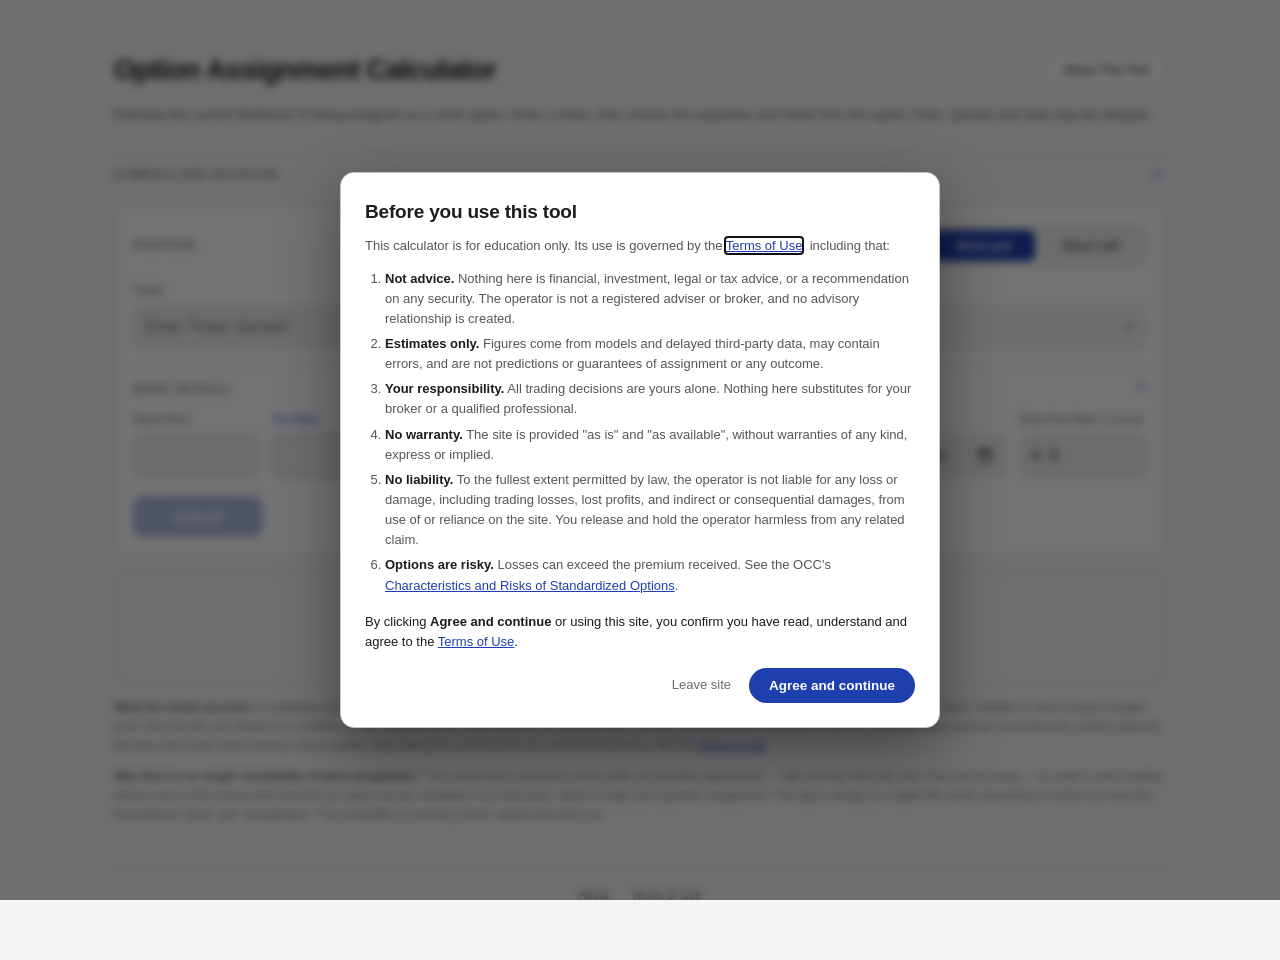
<file: index.html>
<!DOCTYPE html>
<html lang="en">
<head>
<meta charset="UTF-8">
<meta name="viewport" content="width=device-width, initial-scale=1.0">
<meta name="description" content="Early assignment risk for a short option: the critical price at which exercise value overtakes continuation value, what the buyer gains by exercising, and the probability of finishing in the money.">
<meta name="theme-color" content="#121214" media="(prefers-color-scheme: dark)">
<meta name="theme-color" content="#F5F5F7" media="(prefers-color-scheme: light)">
<meta http-equiv="Content-Security-Policy" content="default-src 'none'; style-src 'self' https://fonts.googleapis.com; font-src https://fonts.gstatic.com; script-src 'self'; connect-src https://cboe-chain.formim2016.workers.dev; img-src data:; base-uri 'none'; form-action 'none'">
<title>Short Option Assignment Risk</title>
<link rel="canonical" href="https://optionassignmentcalculator.com/">
<link rel="preconnect" href="https://fonts.googleapis.com">
<link rel="preconnect" href="https://fonts.gstatic.com" crossorigin>
<link href="https://fonts.googleapis.com/css2?family=Inter:wght@400;500;600;700&family=JetBrains+Mono:wght@400;500;600&display=swap" rel="stylesheet">
<link rel="stylesheet" href="styles.css">
<script src="script/ack.js" defer></script>
</head>
<body>


<header>
  <h1>Option Assignment Calculator</h1>
  <a class="page-link" href="about.html">About This Tool</a>
  <p class="lede">Estimate the current likelihood of being assigned on a short option. Enter a ticker, then choose the expiration and strike from the option chain. Quotes and data may be delayed.</p>

  <details class="glossary lede-glossary">
    <summary>Symbols and notation</summary>
    <dl>
      <div><dt>S</dt><dd>Stock price now, also called spot.</dd></div>
      <div><dt>K</dt><dd>Strike price — the price the contract lets its holder buy or sell at.</dd></div>
      <div><dt>S*</dt><dd>Critical price. The stock price at which exercise value overtakes continuation value, so exercising early stops being a mistake. Read "S-star."</dd></div>
      <div><dt>T</dt><dd>Time to expiration, in years. 30 days is T = 30/365.</dd></div>
      <div><dt>r</dt><dd>Risk-free interest rate, annual.</dd></div>
      <div><dt>D</dt><dd>The next dividend per share, paid when the stock goes ex-dividend.</dd></div>
      <div><dt>σ</dt><dd>Sigma — volatility, annual. Here it is the implied volatility solved from your mark.</dd></div>
      <div><dt>1σ</dt><dd>One standard deviation: the move the stock has roughly a two-in-three chance of staying within by expiration.</dd></div>
      <div><dt>e</dt><dd>Euler's number, 2.718…, used for continuous compounding. e^(−rT) discounts a future dollar back to today.</dd></div>
      <div><dt>N(·)</dt><dd>The standard normal cumulative distribution — the probability a normal draw lands below the value in brackets.</dd></div>
      <div><dt>d₁, d₂</dt><dd>The two Black-Scholes terms. N(d₂) gives the probability of finishing in the money; N(d₁) gives delta.</dd></div>
      <div><dt>u, d</dt><dd>The up and down factors of one step in the binomial tree.</dd></div>
      <div><dt>p</dt><dd>The risk-neutral probability of an up step in that tree — a pricing weight, not a real-world forecast.</dd></div>
      <div><dt>Δt</dt><dd>The length of one tree step, T divided by the number of steps.</dd></div>
      <div><dt>ITM</dt><dd>In the money — the contract has exercise value. A put is in the money below the strike, a call above it.</dd></div>
    </dl>
  </details>
</header>

<div class="card position" id="position">
  <div class="card-title">Position
    <div class="toggle" role="group" aria-label="Option type">
      <button type="button" id="choosePut" class="selected" aria-pressed="true">Short put</button>
      <button type="button" id="chooseCall" aria-pressed="false">Short call</button>
    </div>
  </div>
  <div class="key-inputs">
    <div class="field ticker-field"><label for="ticker">Ticker</label><input id="ticker" type="text" autocomplete="off" spellcheck="false" autocapitalize="characters" enterkeyhint="go" placeholder="Enter Ticker Symbol"></div>
    <div class="field chain-only"><label for="expiry">Expiration</label><select id="expiry" disabled><option value="">—</option></select></div>
    <div class="field manual-only"><label for="expirationDate">Expiration <span class="unit" id="daysLabel"></span></label><input id="expirationDate" type="date" autocomplete="off"></div>
    <div class="field chain-only"><label for="strikeChoice">Strike</label><select id="strikeChoice" disabled><option value="">—</option></select></div>
    <div class="field manual-only"><label for="strike">Strike</label><input id="strike" type="text" inputmode="decimal" autocomplete="off" spellcheck="false"></div>
  </div>
  <p class="chain-status" id="chainStatus"></p>
  <details class="glossary more" id="moreDetails">
    <summary>More details</summary>
    <div class="inputs">
      <div class="field"><label for="stockPrice">Stock Price</label><input id="stockPrice" type="text" inputmode="decimal" autocomplete="off" spellcheck="false"></div>
      <div class="field highlight"><label for="optionMark" id="markLabel" title="The option's bid-ask midpoint">Put Mark</label><input id="optionMark" title="The option's bid-ask midpoint" type="text" inputmode="decimal" autocomplete="off" spellcheck="false"></div>
      <div class="field"><label for="contracts">Number of Contracts</label><input id="contracts" type="number" step="1" min="1" inputmode="numeric" autocomplete="off" value="1"></div>
      <div class="field"><label for="creditReceived">Sold At</label><input id="creditReceived" type="text" inputmode="decimal" autocomplete="off" spellcheck="false" placeholder="Optional"></div>
      <div class="field"><label for="dividendAmount">Dividend <span class="unit">per share</span></label><input id="dividendAmount" type="text" inputmode="decimal" autocomplete="off" spellcheck="false" placeholder="Optional"></div>
      <div class="field"><label for="exDividendDate">Ex-Dividend Date</label><input id="exDividendDate" type="date" autocomplete="off"></div>
      <div class="field"><label for="riskFreeRate">Risk-Free Rate <span class="unit">% annual</span></label><input id="riskFreeRate" type="text" inputmode="decimal" autocomplete="off" spellcheck="false" value="4.5"></div>
    </div>
  </details>
  <button type="button" class="submit" id="submit" disabled>Submit</button>
  <div class="alert-box" id="alertBox"></div>
</div>

<p class="prompt" id="prompt">Enter a ticker to begin.</p>

<div class="results" id="results" hidden>
<div class="card quote">
  <div class="quote-head">
    <div class="quote-symbol" id="quoteSymbol">—</div>
    <div class="quote-price">
      <div id="quotePrice">—</div>
      <div class="quote-change" id="quoteChange"></div>
    </div>
  </div>
  <div class="quote-contract">
    <div class="quote-position" id="quotePosition">—</div>
    <dl class="quote-stats">
      <div><dt>Time left</dt><dd id="quoteTimeLeft">—</dd></div>
      <div><dt>Mark</dt><dd id="quoteMark">—</dd></div>
      <div><dt>Implied vol</dt><dd id="quoteVol">—</dd></div>
    </dl>
  </div>
  <p class="quote-note" id="quoteNote"></p>
</div>
<div class="tiles" id="tiles">
  <div class="tile" id="assignmentTile">
    <div class="tile-label">Assignment probability</div>
    <div class="tile-value" id="assignmentValue">—</div>
    <div class="tile-detail" id="assignmentDetail">—</div>
  </div>
  <div class="tile" id="riskTile">
    <div class="tile-label">Early exercise risk</div>
    <div class="tile-value compact" id="riskValue">—</div>
    <div class="tile-detail" id="riskDetail">—</div>
  </div>
</div>

<div class="dashboard">
<section class="column-main">

  <div class="card" id="exerciseCase">
    <div class="card-title">The case for exercising</div>
    <div class="headline">
      <div class="headline-figure" id="incentiveTile">
        <div class="tile-label">Buyer's incentive to exercise</div>
        <div class="tile-value" id="incentiveValue">—</div>
        <div class="tile-detail" id="incentiveDetail">—</div>
      </div>
      <div class="headline-figure" id="criticalTile">
        <div class="tile-label">Critical price · S*</div>
        <div class="tile-value" id="criticalValue">—</div>
        <div class="tile-detail" id="criticalDetail">—</div>
      </div>
    </div>
    <div class="split">
      <details class="split-panel" id="incentivePanel">
        <summary class="split-heading">Buyer gains by exercising</summary>
        <div class="split-row"><span>Per share</span><b id="incentivePerShare">—</b></div>
        <div class="split-row"><span id="contractCountLabel">All contracts</span><b id="incentiveTotal">—</b></div>
        <div class="split-row total"><span>Worth exercising?</span><b id="incentiveVerdict">—</b></div>
      </details>
      <details class="split-panel">
        <summary class="split-heading">You owe if assigned</summary>
        <div class="split-row"><span id="shareActionLabel">Shares</span><b id="shareCount">—</b></div>
        <div class="split-row"><span>At the strike</span><b id="strikePrice">—</b></div>
        <div class="split-row total"><span id="settlementLabel">Total</span><b id="settlementTotal">—</b></div>
        <div class="split-row" id="breakEvenRow"><span id="breakEvenLabel">Break-even</span><b id="breakEven">—</b></div>
        <div class="split-row" id="maxLossRow"><span id="maxLossLabel">Maximum loss</span><b id="maxLoss">—</b></div>
      </details>
    </div>
    <p class="caption" id="obligationCaption">—</p>
  </div>

  <div class="card">
    <div class="card-title">Critical price through time <span class="aside" id="chartAside">—</span></div>
    <svg id="chart" viewBox="0 0 680 374" preserveAspectRatio="xMidYMid meet" role="img" aria-label="The critical price over the life of the option, against the stock's projected range"></svg>
    <p class="caption" id="chartCaption">—</p>
  </div>

  <details class="card" id="breakdown">
    <summary class="card-title">Breakdown</summary>
    <div class="group-label">Exercise economics</div>
    <div class="line"><div class="line-name">Distance to the critical price<small>in standard deviations of the remaining move</small></div><div class="line-figure"><span id="distanceSigma">—</span><small id="distanceScale">—</small></div></div>
    <div class="line"><div class="line-name">Extrinsic value<small>continuation − exercise value</small></div><div class="line-figure"><span id="extrinsicValue">—</span><small id="extrinsicTotal">—</small></div></div>
    <div class="line"><div class="line-name" id="rewardLabel">—</div><div class="line-figure"><span id="rewardValue">—</span><small id="rewardTotal">—</small></div></div>
    <div class="line"><div class="line-name" id="forfeitLabel">—</div><div class="line-figure"><span id="forfeitValue">—</span><small id="forfeitTotal">—</small></div></div>
    <div class="line" id="chargeLine"><div class="line-name" id="chargeLabel">—</div><div class="line-figure"><span id="chargeValue">—</span><small id="chargeTotal">—</small></div></div>
    <div class="line"><div class="line-name">Net early-exercise advantage<small id="advantageFormula">—</small></div><div class="line-figure"><span id="netAdvantage">—</span><small id="netAdvantageNote">—</small></div></div>

    <div class="group-label">Model</div>
    <div class="line"><div class="line-name">Probability in the money<small id="moneynessFormula">—</small></div><div class="line-figure" id="moneynessProbability">—</div></div>
    <div class="line"><div class="line-name" id="settlementSizeLabel">—<small>strike × 100 × contracts</small></div><div class="line-figure" id="settlementSize">—</div></div>
    <div class="line"><div class="line-name">Implied volatility<small>solved from your mark · drives every figure above</small></div><div class="line-figure" id="impliedVolatility">—</div></div>
    <div class="line"><div class="line-name">Delta<small>reference only · not used in any calculation</small></div><div class="line-figure" id="deltaValue">—</div></div>
  </details>

  <details class="card">
    <summary class="card-title">Exercise value vs. continuation value</summary>
    <div class="split">
      <div class="split-panel">
        <div class="split-heading">At spot <strong id="spotHeading">—</strong></div>
        <div class="split-row"><span>Exercise value</span><b id="exerciseNow">—</b></div>
        <div class="split-row"><span>Continuation value</span><b id="continuationNow">—</b></div>
        <div class="split-row total"><span id="advantageLabel">Holding is worth more by</span><b id="advantageNow">—</b></div>
      </div>
      <div class="split-panel flagged">
        <div class="split-heading">At the critical price <strong id="criticalHeading">—</strong></div>
        <div class="split-row"><span>Exercise value</span><b id="exerciseCritical">—</b></div>
        <div class="split-row"><span>Continuation value</span><b id="continuationCritical">—</b></div>
        <div class="split-row total"><span>Difference</span><b id="differenceCritical">—</b></div>
      </div>
    </div>
    <p class="caption" id="crossoverCaption">—</p>
  </details>

  <details class="card" id="derivations">
    <summary class="card-title">How each probability is derived</summary>
    <div class="derivation">
      <div class="derivation-head"><b>Probability in the money</b><span id="moneynessNotation">—</span></div>
      <p class="reading" id="moneynessReading">—</p>
      <code>d₂ = [ ln((S − D·e^(−rt))/K) + (r − σ²/2)·T ] / (σ√T)</code>
      <p id="moneynessNote">—</p>
    </div>
    <div class="derivation">
      <div class="derivation-head"><b>Assignment probability</b><span>binomial tree</span></div>
      <p class="reading" id="treeReading">—</p>
      <code>u = e^(σ√Δt),  d = 1/u,  p = (e^(rΔt) − d) / (u − d)</code>
      <p>A Cox-Ross-Rubinstein tree walked back from expiration in 300 steps. A node counts as assigned if exercise value beats continuation value there, or if the stock is at least $0.01 in the money at expiration — the OCC exercise-by-exception threshold. Every other node inherits the p-weighted average of its two successors. This combines both routes to assignment, which is why it sits slightly above the probability in the money.</p>
    </div>
    <div class="derivation">
      <div class="derivation-head"><b>Critical price</b><span>where the values cross</span></div>
      <p class="reading" id="criticalReading">—</p>
      <code id="criticalFormula">—</code>
      <p id="criticalNote">—</p>
    </div>
  </details>

</section>

</div>
</div>

<p class="note">
  <b>What the model assumes.</b> Probabilities are risk-neutral — the same basis as the "probability ITM" your broker shows — not forecasts under your own view of the stock. Volatility is held at today's implied level, and only the next dividend is modelled, as one payment at the close before its ex-dividend date; any later dividend before expiration is left out. Observed early exercise runs <i>below</i> the model’s optimum, because exercising means taking a stock position while selling the contract does not. Not financial advice. See the <a href="terms.html">Terms of Use</a>.
</p>
<p class="note">
  <b>Why there is no single "probability of early assignment."</b> The critical price converges on the strike as expiration approaches — with one day left it sits only a few percent away — so under a strict reading almost every in-the-money path becomes an early-exercise candidate in its final hours, which is really just expiration assignment. That figure swings by roughly fifty points depending on where you draw the line between "early" and "at expiration." The probability of reaching a fixed, stated level does not.
</p>

<script type="module" src="script/app.js"></script>
<footer class="site-footer"><a href="about.html">About</a><a href="terms.html">Terms of Use</a></footer>
</body>
</html>
</file>
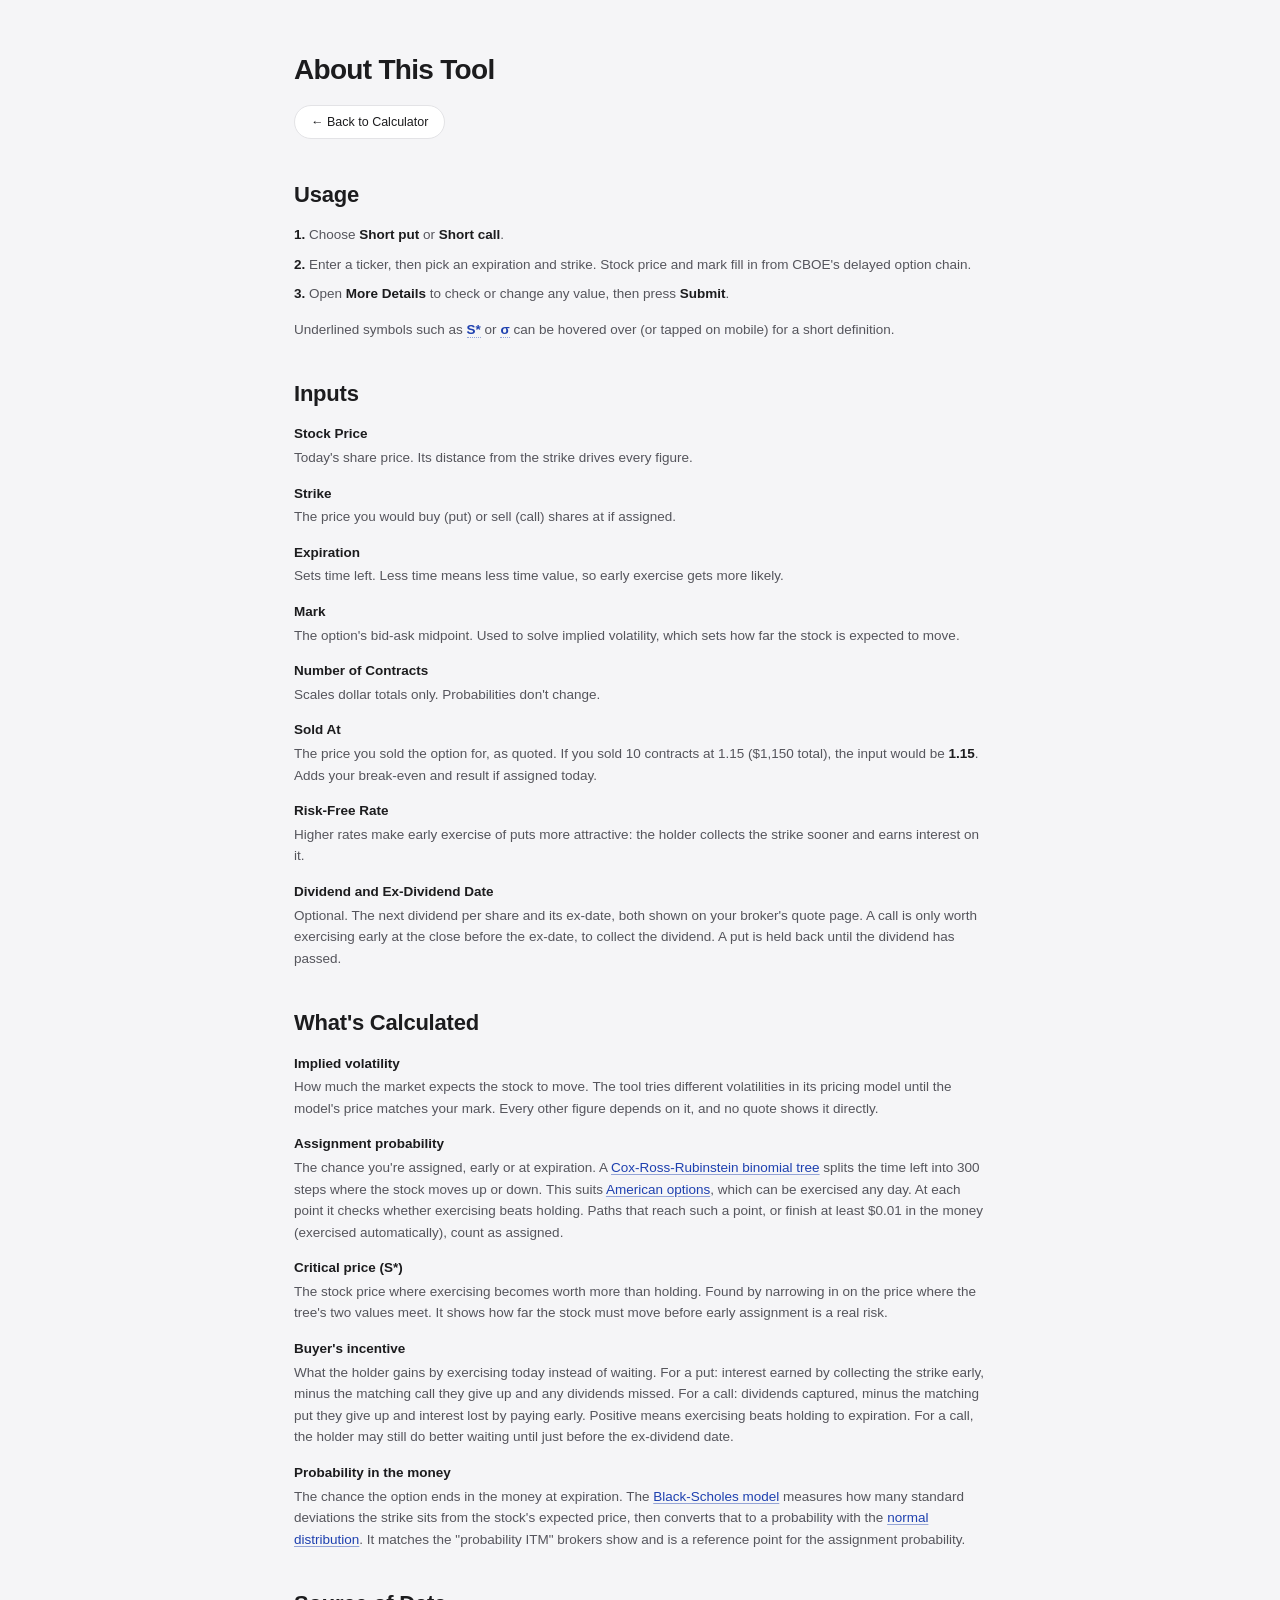
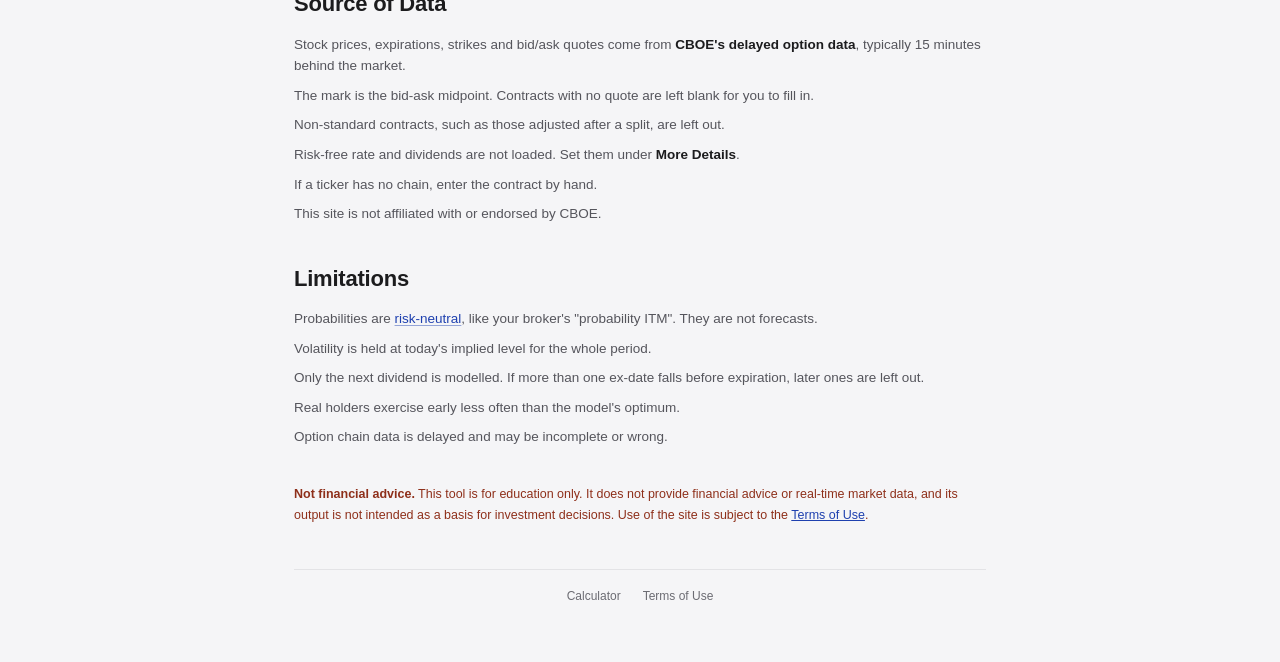
<file: about.html>
<!DOCTYPE html>
<html lang="en">
<head>
<meta charset="UTF-8">
<meta name="viewport" content="width=device-width, initial-scale=1.0">
<meta name="description" content="How to use the Option Assignment Calculator, what each input does, how each figure is calculated, and its limitations.">
<meta name="theme-color" content="#121214" media="(prefers-color-scheme: dark)">
<meta name="theme-color" content="#F5F5F7" media="(prefers-color-scheme: light)">
<meta http-equiv="Content-Security-Policy" content="default-src 'none'; script-src 'self'; style-src 'self' https://fonts.googleapis.com; font-src https://fonts.gstatic.com; img-src data:; base-uri 'none'; form-action 'none'">
<title>About · Option Assignment Calculator</title>
<link rel="canonical" href="https://optionassignmentcalculator.com/about.html">
<link rel="preconnect" href="https://fonts.googleapis.com">
<link rel="preconnect" href="https://fonts.gstatic.com" crossorigin>
<link href="https://fonts.googleapis.com/css2?family=Inter:wght@400;500;600;700&family=JetBrains+Mono:wght@400;500;600&display=swap" rel="stylesheet">
<link rel="stylesheet" href="styles.css">
</head>
<body class="about">


<header>
  <h1>About This Tool</h1>
  <a class="page-link" href="./">← Back to Calculator</a>
</header>

<div class="card">
  <div class="card-title">Usage</div>
  <ol>
    <li>Choose <b>Short put</b> or <b>Short call</b>.</li>
    <li>Enter a ticker, then pick an expiration and strike. Stock price and mark fill in from CBOE's delayed option chain.</li>
    <li>Open <b>More Details</b> to check or change any value, then press <b>Submit</b>.</li>
  </ol>
  <p>Underlined symbols such as <span class="sym">S*</span> or <span class="sym">σ</span> can be hovered over (or tapped on mobile) for a short definition.</p>
</div>

<div class="card">
  <div class="card-title">Inputs</div>
  <dl class="about-list">
    <div><dt>Stock Price</dt><dd>Today's share price. Its distance from the strike drives every figure.</dd></div>
    <div><dt>Strike</dt><dd>The price you would buy (put) or sell (call) shares at if assigned.</dd></div>
    <div><dt>Expiration</dt><dd>Sets time left. Less time means less time value, so early exercise gets more likely.</dd></div>
    <div><dt>Mark</dt><dd>The option's bid-ask midpoint. Used to solve implied volatility, which sets how far the stock is expected to move.</dd></div>
    <div><dt>Number of Contracts</dt><dd>Scales dollar totals only. Probabilities don't change.</dd></div>
    <div><dt>Sold At</dt><dd>The price you sold the option for, as quoted. If you sold 10 contracts at 1.15 ($1,150 total), the input would be <b>1.15</b>. Adds your break-even and result if assigned today.</dd></div>
    <div><dt>Risk-Free Rate</dt><dd>Higher rates make early exercise of puts more attractive: the holder collects the strike sooner and earns interest on it.</dd></div>
    <div><dt>Dividend and Ex-Dividend Date</dt><dd>Optional. The next dividend per share and its ex-date, both shown on your broker's quote page. A call is only worth exercising early at the close before the ex-date, to collect the dividend. A put is held back until the dividend has passed.</dd></div>
  </dl>
</div>

<div class="card">
  <div class="card-title">What's Calculated</div>
  <dl class="about-list">
    <div><dt>Implied volatility</dt><dd>How much the market expects the stock to move. The tool tries different volatilities in its pricing model until the model's price matches your mark. Every other figure depends on it, and no quote shows it directly.</dd></div>
    <div><dt>Assignment probability</dt><dd>The chance you're assigned, early or at expiration. A <a href="https://en.wikipedia.org/wiki/Binomial_options_pricing_model" target="_blank" rel="noopener">Cox-Ross-Rubinstein binomial tree</a> splits the time left into 300 steps where the stock moves up or down. This suits <a href="https://en.wikipedia.org/wiki/Option_style#American_and_Bermudan_options" target="_blank" rel="noopener">American options</a>, which can be exercised any day. At each point it checks whether exercising beats holding. Paths that reach such a point, or finish at least $0.01 in the money (exercised automatically), count as assigned.</dd></div>
    <div><dt>Critical price (S*)</dt><dd>The stock price where exercising becomes worth more than holding. Found by narrowing in on the price where the tree's two values meet. It shows how far the stock must move before early assignment is a real risk.</dd></div>
    <div><dt>Buyer's incentive</dt><dd>What the holder gains by exercising today instead of waiting. For a put: interest earned by collecting the strike early, minus the matching call they give up and any dividends missed. For a call: dividends captured, minus the matching put they give up and interest lost by paying early. Positive means exercising beats holding to expiration. For a call, the holder may still do better waiting until just before the ex-dividend date.</dd></div>
    <div><dt>Probability in the money</dt><dd>The chance the option ends in the money at expiration. The <a href="https://en.wikipedia.org/wiki/Black%E2%80%93Scholes_model" target="_blank" rel="noopener">Black-Scholes model</a> measures how many standard deviations the strike sits from the stock's expected price, then converts that to a probability with the <a href="https://en.wikipedia.org/wiki/Normal_distribution#Cumulative_distribution_function" target="_blank" rel="noopener">normal distribution</a>. It matches the "probability ITM" brokers show and is a reference point for the assignment probability.</dd></div>
  </dl>
</div>

<div class="card">
  <div class="card-title">Source of Data</div>
  <ul>
    <li>Stock prices, expirations, strikes and bid/ask quotes come from <b>CBOE's delayed option data</b>, typically 15 minutes behind the market.</li>
    <li>The mark is the bid-ask midpoint. Contracts with no quote are left blank for you to fill in.</li>
    <li>Non-standard contracts, such as those adjusted after a split, are left out.</li>
    <li>Risk-free rate and dividends are not loaded. Set them under <b>More Details</b>.</li>
    <li>If a ticker has no chain, enter the contract by hand.</li>
    <li>This site is not affiliated with or endorsed by CBOE.</li>
  </ul>
</div>

<div class="card">
  <div class="card-title">Limitations</div>
  <ul>
    <li>Probabilities are <a href="https://en.wikipedia.org/wiki/Risk-neutral_measure" target="_blank" rel="noopener">risk-neutral</a>, like your broker's "probability ITM". They are not forecasts.</li>
    <li>Volatility is held at today's implied level for the whole period.</li>
    <li>Only the next dividend is modelled. If more than one ex-date falls before expiration, later ones are left out.</li>
    <li>Real holders exercise early less often than the model's optimum.</li>
    <li>Option chain data is delayed and may be incomplete or wrong.</li>
  </ul>
</div>

<p class="note warning"><b>Not financial advice.</b> This tool is for education only. It does not provide financial advice or real-time market data, and its output is not intended as a basis for investment decisions. Use of the site is subject to the <a href="terms.html">Terms of Use</a>.</p>

<footer class="site-footer"><a href="./">Calculator</a><a href="terms.html">Terms of Use</a></footer>
</body>
</html>
</file>
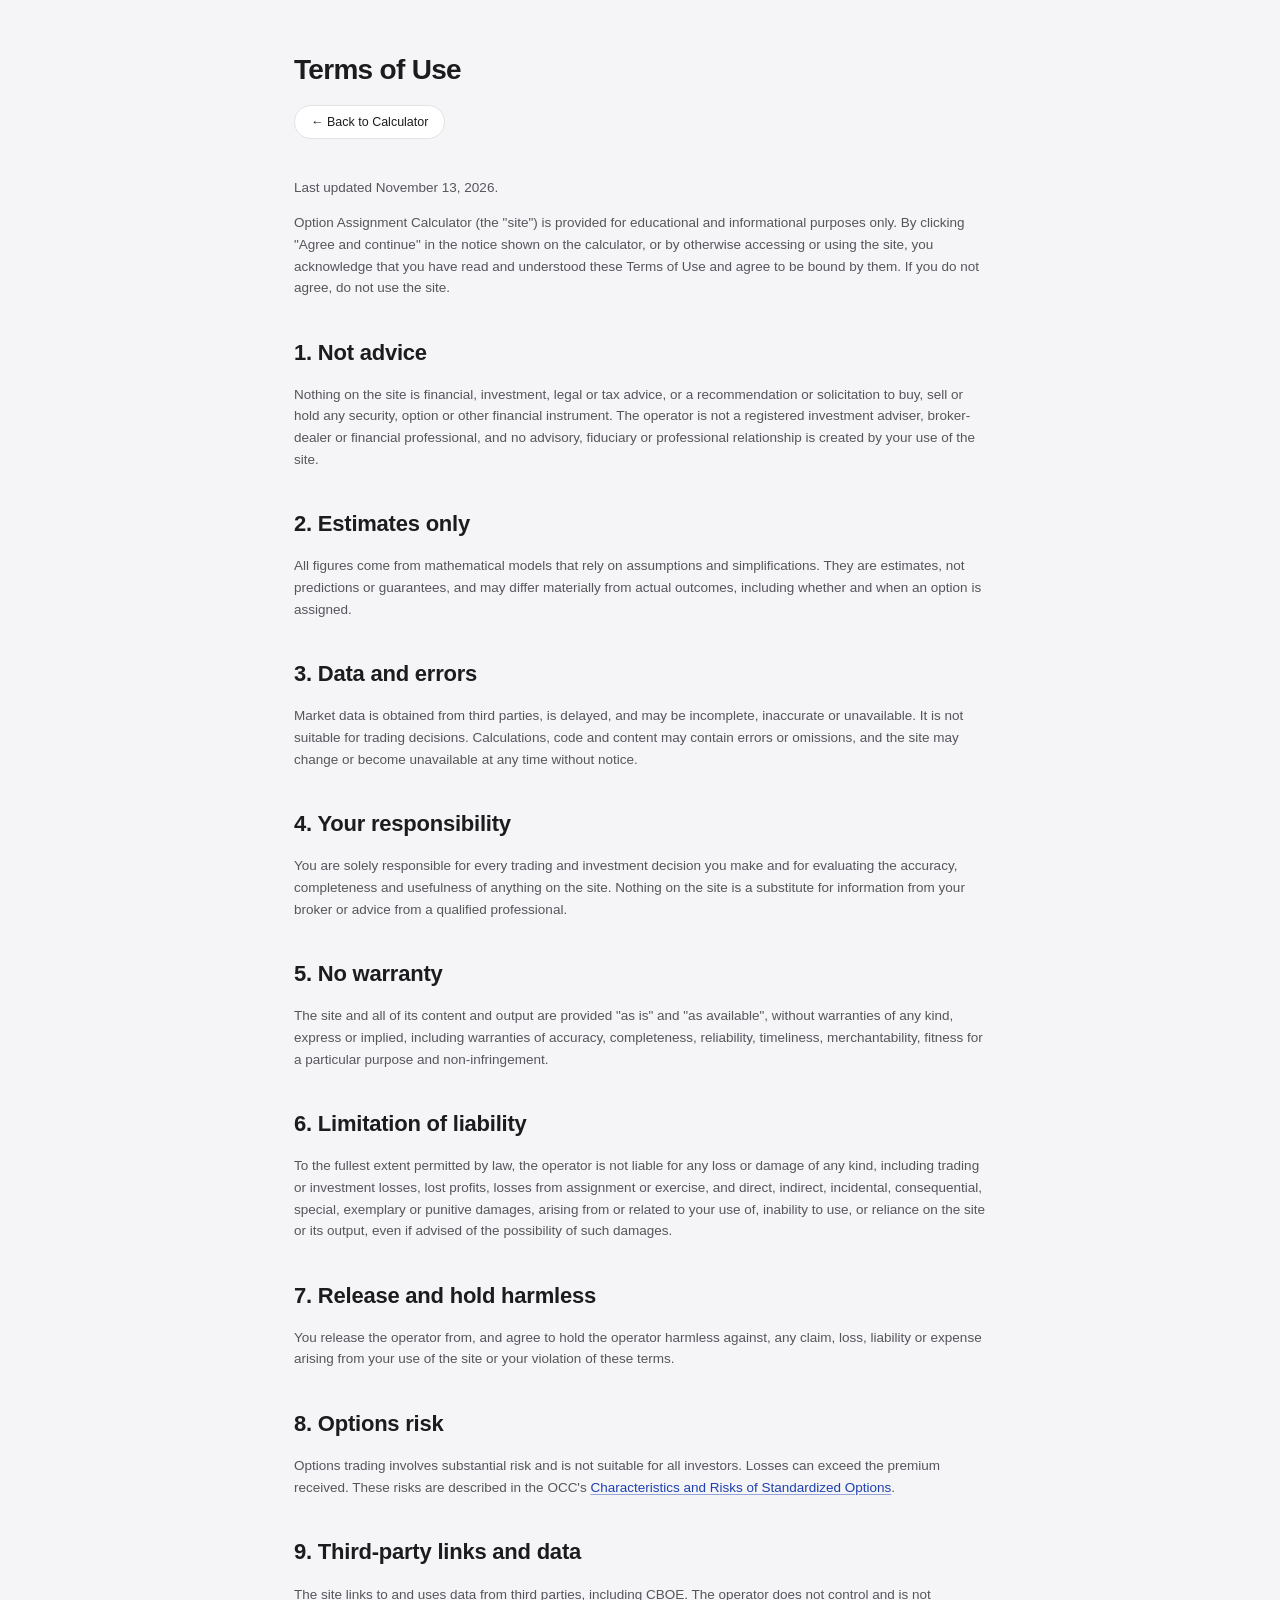
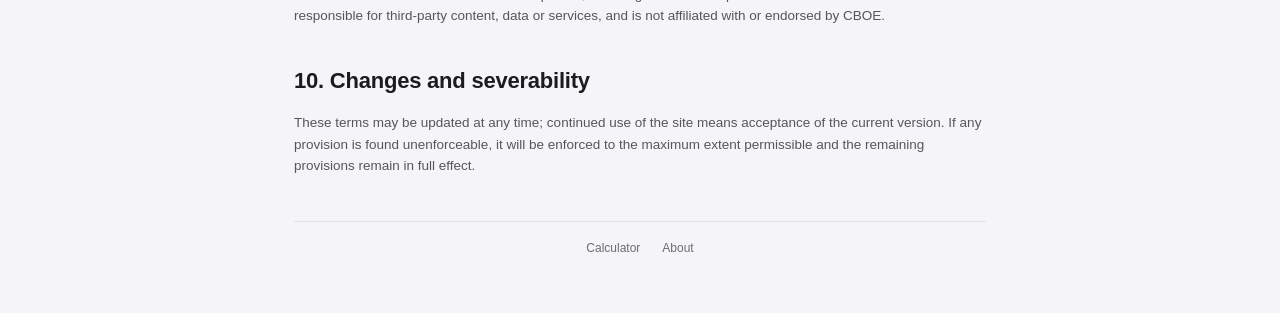
<file: terms.html>
<!DOCTYPE html>
<html lang="en">
<head>
<meta charset="UTF-8">
<meta name="viewport" content="width=device-width, initial-scale=1.0">
<meta name="description" content="Terms of Use for the Option Assignment Calculator.">
<meta name="theme-color" content="#121214" media="(prefers-color-scheme: dark)">
<meta name="theme-color" content="#F5F5F7" media="(prefers-color-scheme: light)">
<meta http-equiv="Content-Security-Policy" content="default-src 'none'; style-src 'self' https://fonts.googleapis.com; font-src https://fonts.gstatic.com; img-src data:; base-uri 'none'; form-action 'none'">
<title>Terms of Use · Option Assignment Calculator</title>
<link rel="canonical" href="https://optionassignmentcalculator.com/terms.html">
<link rel="preconnect" href="https://fonts.googleapis.com">
<link rel="preconnect" href="https://fonts.gstatic.com" crossorigin>
<link href="https://fonts.googleapis.com/css2?family=Inter:wght@400;500;600;700&family=JetBrains+Mono:wght@400;500;600&display=swap" rel="stylesheet">
<link rel="stylesheet" href="styles.css">
</head>
<!-- No acknowledgement popup here: these terms must stay readable before anyone agrees to them. -->
<body class="about">

<header>
  <h1>Terms of Use</h1>
  <a class="page-link" href="./">← Back to Calculator</a>
</header>

<div class="card">
  <p>Last updated November 13, 2026.</p>
  <p>Option Assignment Calculator (the "site") is provided for educational and informational purposes only. By clicking "Agree and continue" in the notice shown on the calculator, or by otherwise accessing or using the site, you acknowledge that you have read and understood these Terms of Use and agree to be bound by them. If you do not agree, do not use the site.</p>
</div>

<div class="card">
  <div class="card-title">1. Not advice</div>
  <p>Nothing on the site is financial, investment, legal or tax advice, or a recommendation or solicitation to buy, sell or hold any security, option or other financial instrument. The operator is not a registered investment adviser, broker-dealer or financial professional, and no advisory, fiduciary or professional relationship is created by your use of the site.</p>
</div>

<div class="card">
  <div class="card-title">2. Estimates only</div>
  <p>All figures come from mathematical models that rely on assumptions and simplifications. They are estimates, not predictions or guarantees, and may differ materially from actual outcomes, including whether and when an option is assigned.</p>
</div>

<div class="card">
  <div class="card-title">3. Data and errors</div>
  <p>Market data is obtained from third parties, is delayed, and may be incomplete, inaccurate or unavailable. It is not suitable for trading decisions. Calculations, code and content may contain errors or omissions, and the site may change or become unavailable at any time without notice.</p>
</div>

<div class="card">
  <div class="card-title">4. Your responsibility</div>
  <p>You are solely responsible for every trading and investment decision you make and for evaluating the accuracy, completeness and usefulness of anything on the site. Nothing on the site is a substitute for information from your broker or advice from a qualified professional.</p>
</div>

<div class="card">
  <div class="card-title">5. No warranty</div>
  <p>The site and all of its content and output are provided "as is" and "as available", without warranties of any kind, express or implied, including warranties of accuracy, completeness, reliability, timeliness, merchantability, fitness for a particular purpose and non-infringement.</p>
</div>

<div class="card">
  <div class="card-title">6. Limitation of liability</div>
  <p>To the fullest extent permitted by law, the operator is not liable for any loss or damage of any kind, including trading or investment losses, lost profits, losses from assignment or exercise, and direct, indirect, incidental, consequential, special, exemplary or punitive damages, arising from or related to your use of, inability to use, or reliance on the site or its output, even if advised of the possibility of such damages.</p>
</div>

<div class="card">
  <div class="card-title">7. Release and hold harmless</div>
  <p>You release the operator from, and agree to hold the operator harmless against, any claim, loss, liability or expense arising from your use of the site or your violation of these terms.</p>
</div>

<div class="card">
  <div class="card-title">8. Options risk</div>
  <p>Options trading involves substantial risk and is not suitable for all investors. Losses can exceed the premium received. These risks are described in the OCC's <a href="https://www.theocc.com/company-information/documents-and-archives/options-disclosure-document" target="_blank" rel="noopener">Characteristics and Risks of Standardized Options</a>.</p>
</div>

<div class="card">
  <div class="card-title">9. Third-party links and data</div>
  <p>The site links to and uses data from third parties, including CBOE. The operator does not control and is not responsible for third-party content, data or services, and is not affiliated with or endorsed by CBOE.</p>
</div>

<div class="card">
  <div class="card-title">10. Changes and severability</div>
  <p>These terms may be updated at any time; continued use of the site means acceptance of the current version. If any provision is found unenforceable, it will be enforced to the maximum extent permissible and the remaining provisions remain in full effect.</p>
</div>

<footer class="site-footer"><a href="./">Calculator</a><a href="about.html">About</a></footer>
</body>
</html>
</file>
<file: styles.css>
:root{
  color-scheme:dark light;

  --page:#121214;
  --surface:#1B1B1E;
  --surface-sunken:#242427;
  --rule:#303034;
  --rule-strong:#45454B;
  --text:#F1F1F3;
  --text-soft:#A2A2A9;
  --text-faint:#707077;
  /* --accent is the brand dark blue: used only as a filled background behind
     white text (the toggle, Submit), so it stays this deep in both themes.
     --accent-text is blue used AS text or a thin line directly on the page; a
     dark blue would vanish on this background, so dark mode lifts it. */
  --accent:#1E40AF;
  --accent-text:#8AABF0;
  --positive:#5FA882;
  --caution:#D9A552;
  --negative:#D96A56;
  --on-accent:#FFFFFF;

  /* Translucent fills, kept as tokens so the chart and the alert box follow the
     theme rather than carrying their own literals. */
  --accent-faint:rgba(138,171,240,.42);
  --accent-underline:rgba(138,171,240,.5);
  --negative-edge:rgba(217,106,86,.45);
  --negative-wash:rgba(217,106,86,.11);
  --negative-wash-edge:rgba(217,106,86,.34);
  --negative-text:#EDB0A2;
  --zone-fill:rgba(217,106,86,.13);
  --zone-swatch:rgba(217,106,86,.35);
  --cone-outer:rgba(164,157,147,.09);
  --cone-inner:rgba(164,157,147,.15);
  --cone-swatch:rgba(164,157,147,.22);
  --tip-shadow:rgba(0,0,0,.45);

  --mono:"JetBrains Mono",ui-monospace,SFMono-Regular,Menlo,Consolas,monospace;
  --sans:"Inter",-apple-system,BlinkMacSystemFont,"Segoe UI",Roboto,Helvetica,Arial,sans-serif;
}

@media (prefers-color-scheme: light){
  :root{
    --page:#F5F5F7;
    --surface:#FFFFFF;
    --surface-sunken:#F0F0F2;
    --rule:#E3E3E6;
    --rule-strong:#C5C5CB;
    --text:#1C1C1E;
    --text-soft:#55555C;
    --text-faint:#6C6C73;
    /* --accent keeps the same dark blue as dark mode. Green and salmon need
       darker mixes for paper; blue used as text is already dark enough here,
       so --accent-text simply matches the fill. */
    --positive:#2E7D57;
    --caution:#8A5D0C;
    --negative:#B23C22;
    --accent-text:#1E40AF;

    --accent-faint:rgba(30,64,175,.38);
    --accent-underline:rgba(30,64,175,.45);
    --negative-edge:rgba(178,60,34,.42);
    --negative-wash:rgba(178,60,34,.08);
    --negative-wash-edge:rgba(178,60,34,.28);
    --negative-text:#8E2F1A;
    --zone-fill:rgba(178,60,34,.10);
    --zone-swatch:rgba(178,60,34,.30);
    --cone-outer:rgba(92,85,75,.08);
    --cone-inner:rgba(92,85,75,.14);
    --cone-swatch:rgba(92,85,75,.20);
    --tip-shadow:rgba(31,28,24,.18);
  }
}

*{box-sizing:border-box}
html,body{margin:0}
html{background:var(--page)}
body{
  background:var(--page); color:var(--text); font-family:var(--sans);
  -webkit-font-smoothing:antialiased; line-height:1.45;
  padding:48px 34px 56px; max-width:1120px; margin:0 auto;
}
@media(max-width:700px){ body{padding:32px 20px 44px} }

@keyframes rise{ from{opacity:0; transform:translateY(10px)} to{opacity:1; transform:none} }
header,.position,.prompt{animation:rise .5s cubic-bezier(.22,.61,.36,1) backwards}
header{animation-delay:.02s}
.position{animation-delay:.08s}
.prompt{animation-delay:.14s}

/* The results appear only once there is something to calculate, so they ease in
   on reveal rather than on page load. */
.results[hidden]{display:none}
.results.revealed .tile,.results.revealed .card{animation:rise .45s cubic-bezier(.22,.61,.36,1) backwards}
.tiles>.tile:nth-child(1){animation-delay:.02s}
.tiles>.tile:nth-child(2){animation-delay:.07s}
.column-main .card{animation-delay:.20s}
@media(prefers-reduced-motion:reduce){ header,.position,.prompt,.results.revealed .tile,.results.revealed .card{animation:none} }

header{margin:2px 0 24px}
h1{font-size:28px; margin:0 0 6px; letter-spacing:-.025em; font-weight:700}
.lede{color:var(--text-soft); font-size:13.5px; max-width:78ch; letter-spacing:-.005em; line-height:1.6}
.lede strong{color:var(--text); font-weight:600}
.page-link{
  display:inline-block; margin:8px 0 14px; padding:7px 16px; border-radius:999px;
  background:var(--surface); border:1px solid var(--rule);
  font-size:12.5px; font-weight:500; color:var(--text); text-decoration:none;
  transition:border-color .15s ease,background .15s ease;
}
.page-link:hover{border-color:var(--rule-strong); background:var(--surface-sunken)}

/* About page: plain sections rather than boxed cards, in a narrower reading column. */
body.about{max-width:760px}
.about .card{
  background:none; border:none; border-radius:0; padding:0; margin-bottom:36px;
  font-size:13.5px; color:var(--text-soft); line-height:1.6;
}
.about .card-title{
  font-size:22px; letter-spacing:-.01em; text-transform:none; color:var(--text);
  font-weight:700; margin-bottom:12px;
}
.about .card b{color:var(--text); font-weight:600}
.about .card ol,.about .card ul{margin:0; padding:0; list-style:none}
.about .card ol{counter-reset:step}
.about .card ol li::before{counter-increment:step; content:counter(step) ". "; color:var(--text); font-weight:600}
.about .card li+li{margin-top:8px}
.about .card p{margin:14px 0 0}
.about-list{margin:0}
.about-list>div+div{margin-top:14px}
.about-list dt{color:var(--text); font-weight:600; margin-bottom:2px}
.about-list dd{margin:0}
.about .note{font-size:12.5px; margin-top:0}
.about .note.warning,.about .note.warning b{color:var(--negative-text)}
.about .card a{
  color:var(--accent-text); text-decoration:underline; text-decoration-color:var(--accent-underline);
  text-underline-offset:2px; transition:color .15s ease;
}
.about .card a:hover{color:var(--text); text-decoration-color:currentColor}
.lede-glossary{max-width:78ch; margin-top:14px; border-top:1px solid var(--rule); padding-top:13px}
.lede-glossary dl{columns:2; column-gap:30px}
.lede-glossary dl>div{break-inside:avoid}
/* On the widest layout the header spans the full content column like the cards below it. */
@media(min-width:1060px){
  .lede,.lede-glossary{max-width:none}
  .lede-glossary dl{columns:3}
  /* The page link sits on the title's line, pushed to the right edge. The About
     page keeps it under the title at every width. */
  body:not(.about) header{display:grid; grid-template-columns:minmax(0,1fr) auto; align-items:center; column-gap:16px}
  body:not(.about) header>*{grid-column:1/-1}
  body:not(.about) header>h1{grid-column:1; margin-bottom:0}
  body:not(.about) header>.page-link{grid-column:2; margin:0}
}
/* On a phone the explainer costs a screenful before the first input, so the
   header collapses to the title and the tool starts straight away. */
@media(max-width:700px){
  .lede,.lede-glossary{display:none}
  header{margin-bottom:18px}
}

.card{background:var(--surface); border:1px solid var(--rule); border-radius:14px; padding:18px; margin-bottom:16px}
.card-title{
  font-size:10.5px; letter-spacing:.15em; text-transform:uppercase; color:var(--text-faint);
  font-weight:600; margin:0 0 16px; display:flex; justify-content:space-between; gap:12px; align-items:center;
}
.card-title .aside{color:var(--accent-text); letter-spacing:.04em; font-family:var(--mono); font-size:10.5px}

.field label{display:block; font-size:11.5px; color:var(--text-soft); margin-bottom:6px; font-weight:500}
.field .unit{color:var(--text-faint); font-size:10.5px; font-weight:400}
.field.highlight label{color:var(--accent-text)}
/* One fixed height for every control: browsers size a select, a date input and a
   text input differently from the same padding, so padding alone can't match them. */
input,select{
  width:100%; height:44px; background:var(--surface-sunken); border:1px solid var(--rule); color:var(--text);
  font-family:var(--mono); font-variant-numeric:tabular-nums; font-size:16px; font-weight:500; line-height:20px;
  padding:11px; border-radius:9px; outline:none; transition:border-color .12s ease;
}
input:focus,select:focus{border-color:var(--accent-text)}
/* Selects draw their own chevron so they look the same in every browser. */
select{
  appearance:none; -webkit-appearance:none; font-family:var(--sans); cursor:pointer;
  padding-right:32px; white-space:nowrap; overflow:hidden; text-overflow:ellipsis;
  background-image:linear-gradient(45deg,transparent 50%,var(--text-soft) 50%),linear-gradient(135deg,var(--text-soft) 50%,transparent 50%);
  background-position:calc(100% - 17px) 19px,calc(100% - 12px) 19px;
  background-size:5px 5px; background-repeat:no-repeat;
}
/* Dims the text rather than the whole control, so a disabled select keeps the
   same outline and apparent size as the inputs beside it. */
select:disabled{color:var(--text-faint); cursor:default}

/* Where the browser supports a customisable select (Chrome and Edge), desktop gets
   a short scrolling list instead of the OS menu, which runs the full height of the
   screen for a long strike list. Touch screens and other browsers keep the native
   control. */
@supports (appearance:base-select){
  @media(pointer:fine){
    select,::picker(select){appearance:base-select}
    select{display:flex; align-items:center}
    select::picker-icon{display:none}
    select:open{border-color:var(--accent-text)}
    ::picker(select){
      max-height:264px; overflow-y:auto; overscroll-behavior:contain; margin-top:6px; padding:5px;
      background:var(--surface); color:var(--text); border:1px solid var(--rule-strong); border-radius:10px;
      box-shadow:0 12px 32px rgba(0,0,0,.28);
    }
    select option{padding:8px 10px; border-radius:6px; font-size:14px; font-variant-numeric:tabular-nums}
    select option[value=""]{display:none}
    select option::checkmark{display:none}
    select option:hover,select option:focus-visible{background:var(--surface-sunken); outline:none}
    select option:checked{color:var(--accent-text); font-weight:600}
  }
}
.field.highlight input{border-color:var(--accent-faint)}
input.invalid{border-color:var(--negative)}

.toggle{
  display:grid; grid-template-columns:1fr 1fr; gap:4px; width:220px;
  background:var(--surface-sunken); border:1px solid var(--rule); border-radius:10px; padding:4px;
}
.toggle button{
  appearance:none; -webkit-appearance:none; border:0; background:transparent; color:var(--text-soft);
  font-family:var(--sans); font-size:13px; font-weight:600; letter-spacing:-.01em;
  padding:8px 0; border-radius:7px; cursor:pointer; transition:background .15s ease,color .15s ease;
}
.toggle button:hover{color:var(--text)}
.toggle button.selected{background:var(--accent); color:var(--on-accent)}
.toggle button:focus-visible{outline:2px solid var(--accent-text); outline-offset:2px}

.inputs{display:grid; gap:13px 15px; grid-template-columns:repeat(2,minmax(0,1fr))}
@media(min-width:620px){ .inputs{grid-template-columns:repeat(3,minmax(0,1fr))} }
/* All seven on one row; the date field gets extra width for its picker icon, and
   inputs align to the bottom so labels that wrap don't stagger them. */
@media(min-width:1060px){
  .inputs{grid-template-columns:repeat(5,minmax(0,1fr)) minmax(0,1.35fr) minmax(0,1fr); gap:13px 12px; align-items:end}
}

/* Ticker spans the row on a phone; expiration and strike share the next. */
.key-inputs{display:grid; gap:13px 15px; grid-template-columns:repeat(2,minmax(0,1fr))}
.ticker-field{grid-column:1/-1}
@media(min-width:620px){
  .key-inputs{grid-template-columns:1.2fr 1fr 1fr}
  .ticker-field{grid-column:auto}
}
#ticker{font-family:var(--sans); font-weight:600; letter-spacing:.04em; text-transform:uppercase}
#ticker::placeholder{font-weight:400; letter-spacing:0; text-transform:none}
/* A loaded chain supplies expiration and strike through dropdowns; manual entry
   swaps in typed fields for the same two values. */
.position:not(.manual) .manual-only,.position.manual .chain-only{display:none}
.chain-status{font-size:12px; color:var(--text-soft); margin:12px 0 0}
.chain-status:empty{display:none}
.submit{
  display:block; width:100%; margin-top:16px; padding:13px 0; border:0; border-radius:10px;
  background:var(--accent); color:var(--on-accent); font-family:var(--sans); font-size:15px;
  font-weight:600; letter-spacing:-.01em; cursor:pointer; transition:opacity .15s ease;
}
.submit:disabled{opacity:.35; cursor:default}
.submit:focus-visible{outline:2px solid var(--accent-text); outline-offset:2px}
@media(min-width:620px){ .submit{width:auto; padding:12px 40px} }
.more{margin-top:18px; border-top:1px solid var(--rule); padding-top:14px}
.more + .submit{margin-top:18px}
.more .inputs{margin-top:14px}

.prompt{
  text-align:center; color:var(--text-faint); font-size:14px; letter-spacing:-.01em;
  padding:44px 16px; margin:0 0 16px; border:1px solid var(--rule); border-radius:14px;
}
.prompt[hidden]{display:none}

/* The position at a glance: what was chosen, what the stock is doing, and the
   quote figures the model starts from. */
.quote-head{display:flex; justify-content:space-between; align-items:flex-start; gap:16px}
.quote-symbol{font-size:32px; font-weight:700; letter-spacing:-.03em; line-height:1}
.quote-contract{margin-top:20px; padding-top:18px; border-top:1px solid var(--rule)}
.quote-position{font-size:17px; font-weight:600; letter-spacing:-.015em; line-height:1.35}
.quote-price{text-align:right; font-family:var(--mono); font-size:26px; font-weight:600; letter-spacing:-.02em; line-height:1}
.quote-change{margin-top:9px; font-size:12.5px; font-weight:500; color:var(--positive)}
.quote-change.down{color:var(--negative)}
.quote-stats{display:flex; flex-wrap:wrap; gap:12px 32px; margin:14px 0 0}
.quote-stats dt{font-size:10px; letter-spacing:.14em; text-transform:uppercase; color:var(--text-faint); font-weight:600}
.quote-stats dd{margin:5px 0 0; font-family:var(--mono); font-size:16px; font-weight:600; font-variant-numeric:tabular-nums}
.quote-note{margin:12px 0 0; font-size:11.5px; color:var(--text-faint)}

.tiles{display:grid; gap:12px; grid-template-columns:minmax(0,1fr); margin-bottom:16px}
@media(min-width:760px){ .tiles{grid-template-columns:repeat(2,minmax(0,1fr))} }
.tile{
  background:var(--surface); border:1px solid var(--rule); border-radius:14px;
  padding:16px 17px; position:relative; overflow:hidden;
}
.tile::before{content:""; position:absolute; left:0; top:0; bottom:0; width:2.5px; background:var(--rule-strong)}
.tile.alert::before{background:var(--negative)}
.tile.watch::before{background:var(--caution)}
.tile.calm::before{background:var(--positive)}
.tile-label{font-size:9.5px; letter-spacing:.13em; text-transform:uppercase; color:var(--text-faint); font-weight:600; margin-bottom:10px}
.tile-value{font-family:var(--mono); font-size:27px; font-weight:600; letter-spacing:-.035em; line-height:1; font-variant-numeric:tabular-nums}
.tile-value.compact{font-size:18px; letter-spacing:-.02em}
.tile-detail{font-size:12px; color:var(--text-soft); margin-top:11px; line-height:1.55; letter-spacing:-.005em}
.tile-detail strong{color:var(--text); font-weight:600}

.dashboard{display:grid; gap:16px; grid-template-columns:minmax(0,1fr)}
.column-main>*:last-child{margin-bottom:0}

/* The two headline figures sit above the panels that explain them. */
.headline{display:grid; gap:14px; grid-template-columns:minmax(0,1fr); margin-bottom:16px}
@media(min-width:540px){ .headline{grid-template-columns:repeat(2,minmax(0,1fr))} }
.headline-figure{padding-left:13px; border-left:2.5px solid var(--rule-strong)}
.headline-figure.alert{border-left-color:var(--negative)}
.headline-figure.watch{border-left-color:var(--caution)}
.headline-figure.calm{border-left-color:var(--positive)}

.split{display:grid; gap:12px; grid-template-columns:minmax(0,1fr)}
@media(min-width:540px){ .split{grid-template-columns:repeat(2,minmax(0,1fr))} }
.split-panel{background:var(--surface-sunken); border:1px solid var(--rule); border-radius:11px; padding:14px 15px}
.split-panel.flagged{border-color:var(--negative-edge)}
.split-heading{font-size:10px; letter-spacing:.1em; text-transform:uppercase; color:var(--text-faint); font-weight:600; margin-bottom:12px}
.split-heading strong{color:var(--text); font-family:var(--mono); font-weight:600; letter-spacing:-.01em}
.split-panel.flagged .split-heading strong{color:var(--negative)}
.split-row{display:flex; justify-content:space-between; align-items:baseline; gap:10px; padding:5px 0; font-size:12.5px; color:var(--text-soft)}
.split-row b{font-family:var(--mono); font-size:14.5px; color:var(--text); font-weight:600; font-variant-numeric:tabular-nums}
.split-row.total{border-top:1px solid var(--rule); margin-top:7px; padding-top:10px}
.split-row.total span{color:var(--text); font-weight:500}

/* The two panels under the headline figures are collapsed to their titles by
   default. Aligned to the top so opening one doesn't stretch its closed
   neighbour to the same height. */
#exerciseCase .split{align-items:start}
details.split-panel > summary{
  cursor:pointer; list-style:none; display:flex; justify-content:space-between; gap:12px; align-items:center;
}
details.split-panel > summary::-webkit-details-marker{display:none}
details.split-panel > summary::after{
  content:"⌄"; flex:none; color:var(--accent-text);
  font-size:22px; line-height:1; transform:translateY(-4px);
  transition:transform .2s ease,color .15s ease;
}
details.split-panel[open] > summary::after{transform:translateY(2px) rotate(180deg)}
details.split-panel > summary:hover{color:var(--text-soft)}
details.split-panel > summary:hover::after{color:var(--text)}
details.split-panel:not([open]) > summary{margin-bottom:0}
details.split-panel:not([open]) > :not(summary){display:none}


.group-label{font-size:9.5px; letter-spacing:.13em; text-transform:uppercase; color:var(--accent-text); font-weight:600; padding:16px 0 4px; border-bottom:1px solid var(--rule-strong)}
.group-label:first-child{padding-top:0}
.line{display:flex; justify-content:space-between; align-items:baseline; gap:14px; padding:10px 0; border-bottom:1px solid var(--rule)}
.line:last-child{border-bottom:none}
.line-name{font-size:12.5px; color:var(--text-soft); font-weight:500}
.line-name small{display:block; color:var(--text-faint); font-size:10.5px; font-weight:400; margin-top:3px; font-family:var(--mono)}
.line-figure{font-family:var(--mono); font-size:15px; font-weight:500; text-align:right; white-space:nowrap; font-variant-numeric:tabular-nums}
.line-figure small{color:var(--text-faint); font-size:11px; display:block; font-weight:400; margin-top:3px}

.derivation{padding:14px 0; border-bottom:1px solid var(--rule)}
.derivation:first-child{padding-top:0}
.derivation:last-child{border-bottom:none; padding-bottom:0}
.derivation-head{display:flex; justify-content:space-between; align-items:baseline; gap:10px; margin-bottom:10px}
.derivation-head b{font-size:13px; color:var(--text); font-weight:600; letter-spacing:-.01em}
.derivation-head span{font-family:var(--mono); font-size:11.5px; color:var(--accent-text); white-space:nowrap}
.derivation code{
  display:block; background:var(--surface-sunken); border:1px solid var(--rule); border-radius:8px;
  padding:10px 12px; font-family:var(--mono); font-size:11.5px; color:var(--text);
  overflow-x:auto; white-space:nowrap; line-height:1.7;
}
.derivation code em{color:var(--text-soft); font-style:normal}
.derivation p{margin:10px 0 0; font-size:11.5px; color:var(--text-soft); line-height:1.6}
.derivation p.reading{color:var(--text-soft); font-size:12px; margin:0 0 10px}

/* Symbols defined in the glossary are hoverable wherever they appear. */
.sym{
  color:var(--accent-text); cursor:help; font-weight:600;
  border-bottom:1px dotted var(--accent-underline);
}
.sym:hover,.sym:focus{color:var(--text); border-bottom-color:var(--text); outline:none}
.sym-tip{
  position:fixed; z-index:50; max-width:290px; pointer-events:none; opacity:0;
  background:var(--surface-sunken); border:1px solid var(--rule-strong); border-radius:9px;
  padding:9px 11px; font-size:12px; line-height:1.5; color:var(--text-soft);
  box-shadow:0 8px 24px var(--tip-shadow); transition:opacity .12s ease;
}
.sym-tip.visible{opacity:1}
.sym-tip b{color:var(--accent-text); font-family:var(--mono); display:block; margin-bottom:3px}

.card > summary{cursor:pointer; list-style:none}
.card > summary::-webkit-details-marker{display:none}
.card > summary::after{
  content:"⌄"; flex:none; color:var(--accent-text);
  font-size:22px; line-height:1; transform:translateY(-4px);
  transition:transform .2s ease,color .15s ease;
}
.card[open] > summary::after{transform:translateY(2px) rotate(180deg)}
.card > summary:hover{color:var(--text-soft)}
.card > summary:hover::after{color:var(--text)}

/* Scoped to details: a plain .card has no [open] attribute, so an unscoped
   rule would blank every ordinary card too. A closed details still shows its
   children if they set their own display
   (.line{display:flex}, .split{display:grid}, ...), since an author rule beats
   the UA stylesheet's default. This wins on specificity regardless of what a
   dropdown's content declares. */
details.card:not([open]) > :not(summary){display:none}

.glossary summary{
  font-size:10.5px; letter-spacing:.15em; text-transform:uppercase; color:var(--text-faint);
  font-weight:600; cursor:pointer; list-style:none; display:flex; justify-content:space-between; align-items:center;
}
.glossary summary::-webkit-details-marker{display:none}
.glossary summary::after{content:"⌄"; color:var(--accent-text); font-size:15px; line-height:1; transform:translateY(-3px); transition:transform .2s ease}
.glossary[open] summary::after{transform:translateY(1px) rotate(180deg)}
.glossary summary:hover{color:var(--text-soft)}
.glossary dl{margin:15px 0 0}
.glossary dl>div{display:flex; gap:14px; padding:9px 0; border-bottom:1px solid var(--rule)}
.glossary dl>div:last-child{border-bottom:none; padding-bottom:0}
.glossary dt{font-family:var(--mono); font-size:12.5px; color:var(--accent-text); font-weight:600; min-width:64px; flex:none}
.glossary dd{margin:0; font-size:12px; color:var(--text-soft); line-height:1.55}

.alert-box{
  background:var(--negative-wash); border:1px solid var(--negative-wash-edge); color:var(--negative-text);
  font-size:12px; padding:11px 13px; border-radius:9px; margin-top:14px; display:none; line-height:1.5;
}
svg{width:100%; height:auto; display:block}
.caption{font-size:12px; color:var(--text-soft); margin:13px 0 0; line-height:1.6; letter-spacing:-.005em}
.caption b{color:var(--text); font-family:var(--mono); font-weight:600}
.caption .flag{color:var(--negative); font-family:var(--mono); font-weight:600}
.note{font-size:11.5px; color:var(--text-faint); line-height:1.65; margin-top:14px}
.note b{color:var(--text-soft); font-weight:600}
.note a{color:var(--accent-text)}
.site-footer{
  display:flex; justify-content:center; gap:22px; margin-top:44px; padding-top:18px;
  border-top:1px solid var(--rule); font-size:12px;
}
.site-footer a{color:var(--text-faint); text-decoration:none}
.site-footer a:hover{color:var(--text-soft)}
.note+.note{margin-top:11px}

/* Terms acknowledgement (script/ack.js), shown over the page once per session. */
html:has(dialog.ack[open]){overflow:hidden}
.ack{
  width:min(600px,calc(100% - 32px)); max-height:min(86vh,760px); overflow-y:auto; padding:24px;
  background:var(--surface); color:var(--text-soft); border:1px solid var(--rule-strong); border-radius:14px;
  box-shadow:0 20px 60px rgba(0,0,0,.4); font-size:13px; line-height:1.55;
}
.ack::backdrop{background:rgba(0,0,0,.55); backdrop-filter:blur(4px); -webkit-backdrop-filter:blur(4px)}
.ack h2{margin:0 0 10px; font-size:19px; letter-spacing:-.01em; color:var(--text)}
.ack p{margin:0 0 12px}
.ack ol{margin:0; padding-left:20px}
.ack li+li{margin-top:5px}
.ack b{color:var(--text); font-weight:600}
.ack a{color:var(--accent-text)}
.ack .ack-consent{margin:16px 0 0; color:var(--text); font-weight:500}
.ack-actions{display:flex; justify-content:flex-end; align-items:center; gap:18px; margin-top:16px}
.ack-leave{font-size:13px; color:var(--text-faint) !important; text-decoration:none}
.ack-leave:hover{color:var(--text-soft) !important}
.ack-continue{
  border:0; border-radius:999px; padding:10px 20px; font:600 13.5px var(--sans); cursor:pointer;
  background:var(--accent); color:var(--on-accent); transition:opacity .15s ease;
}
</file>
